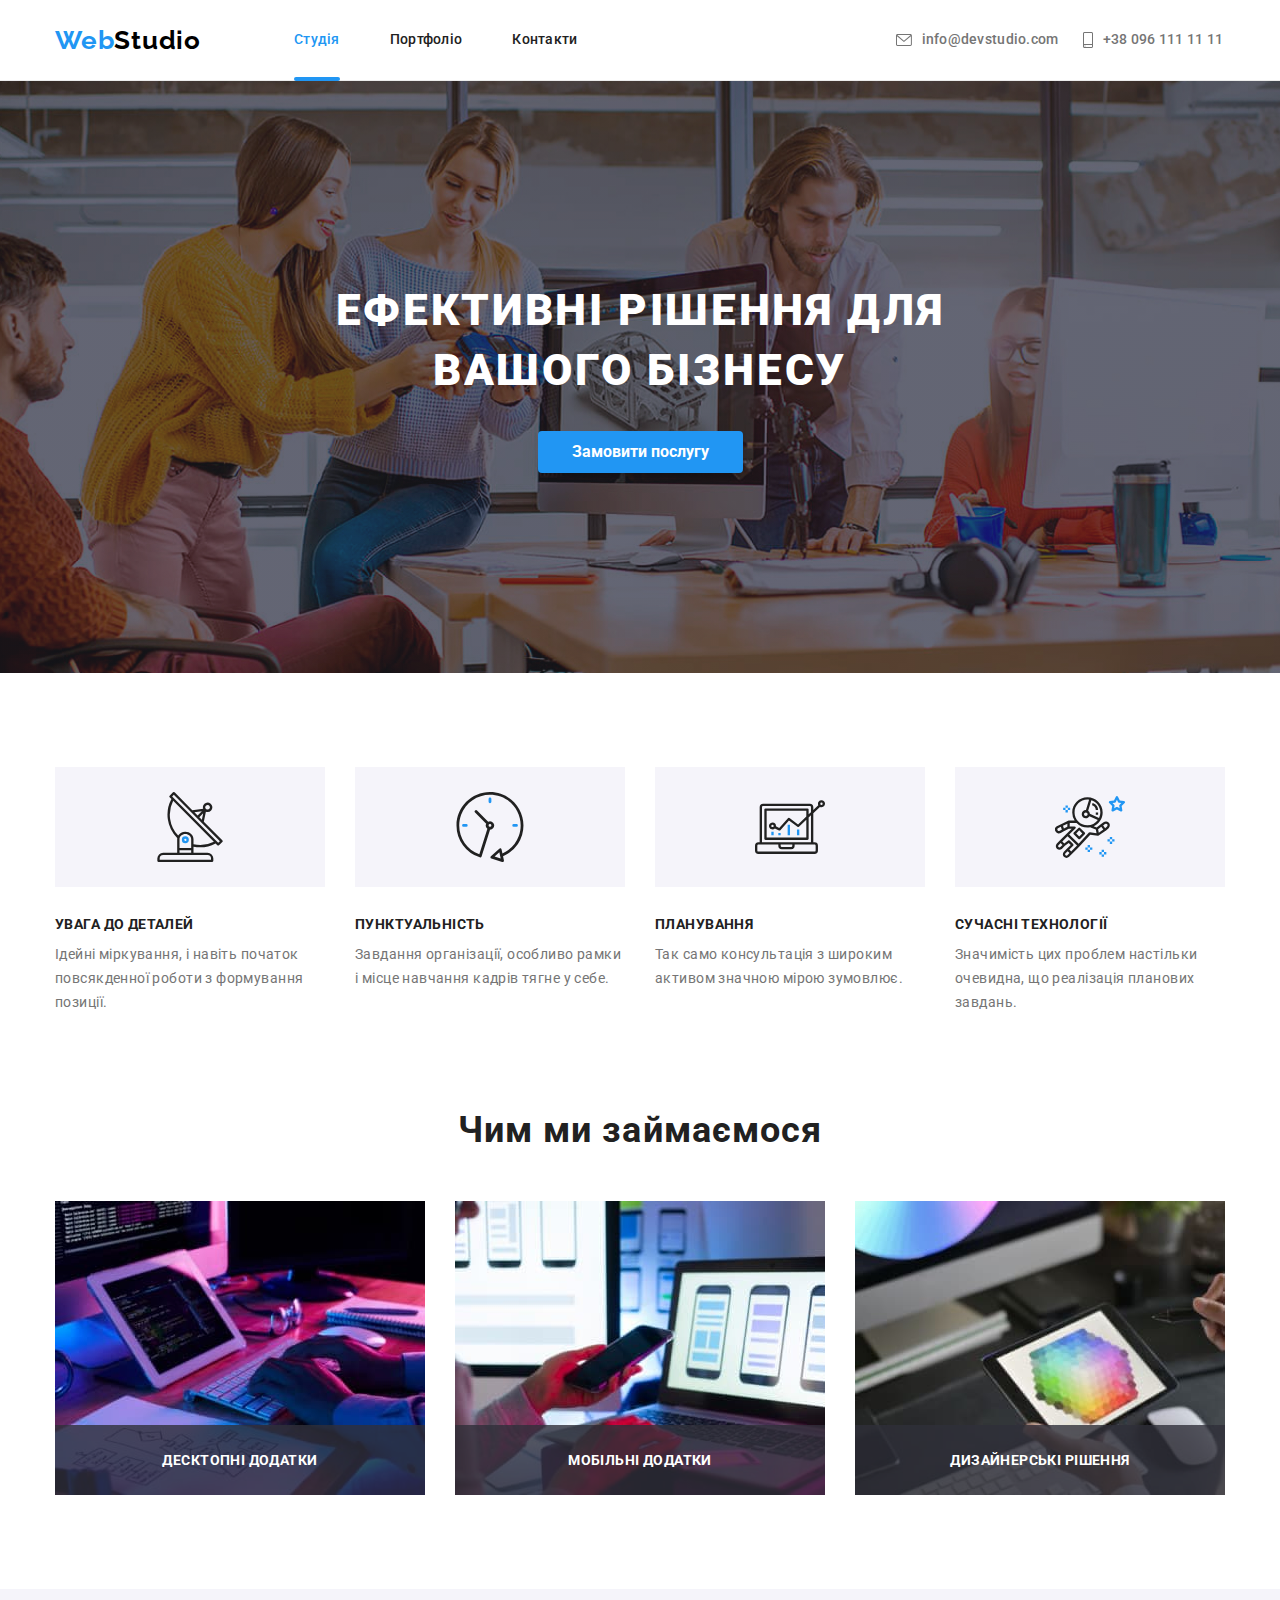
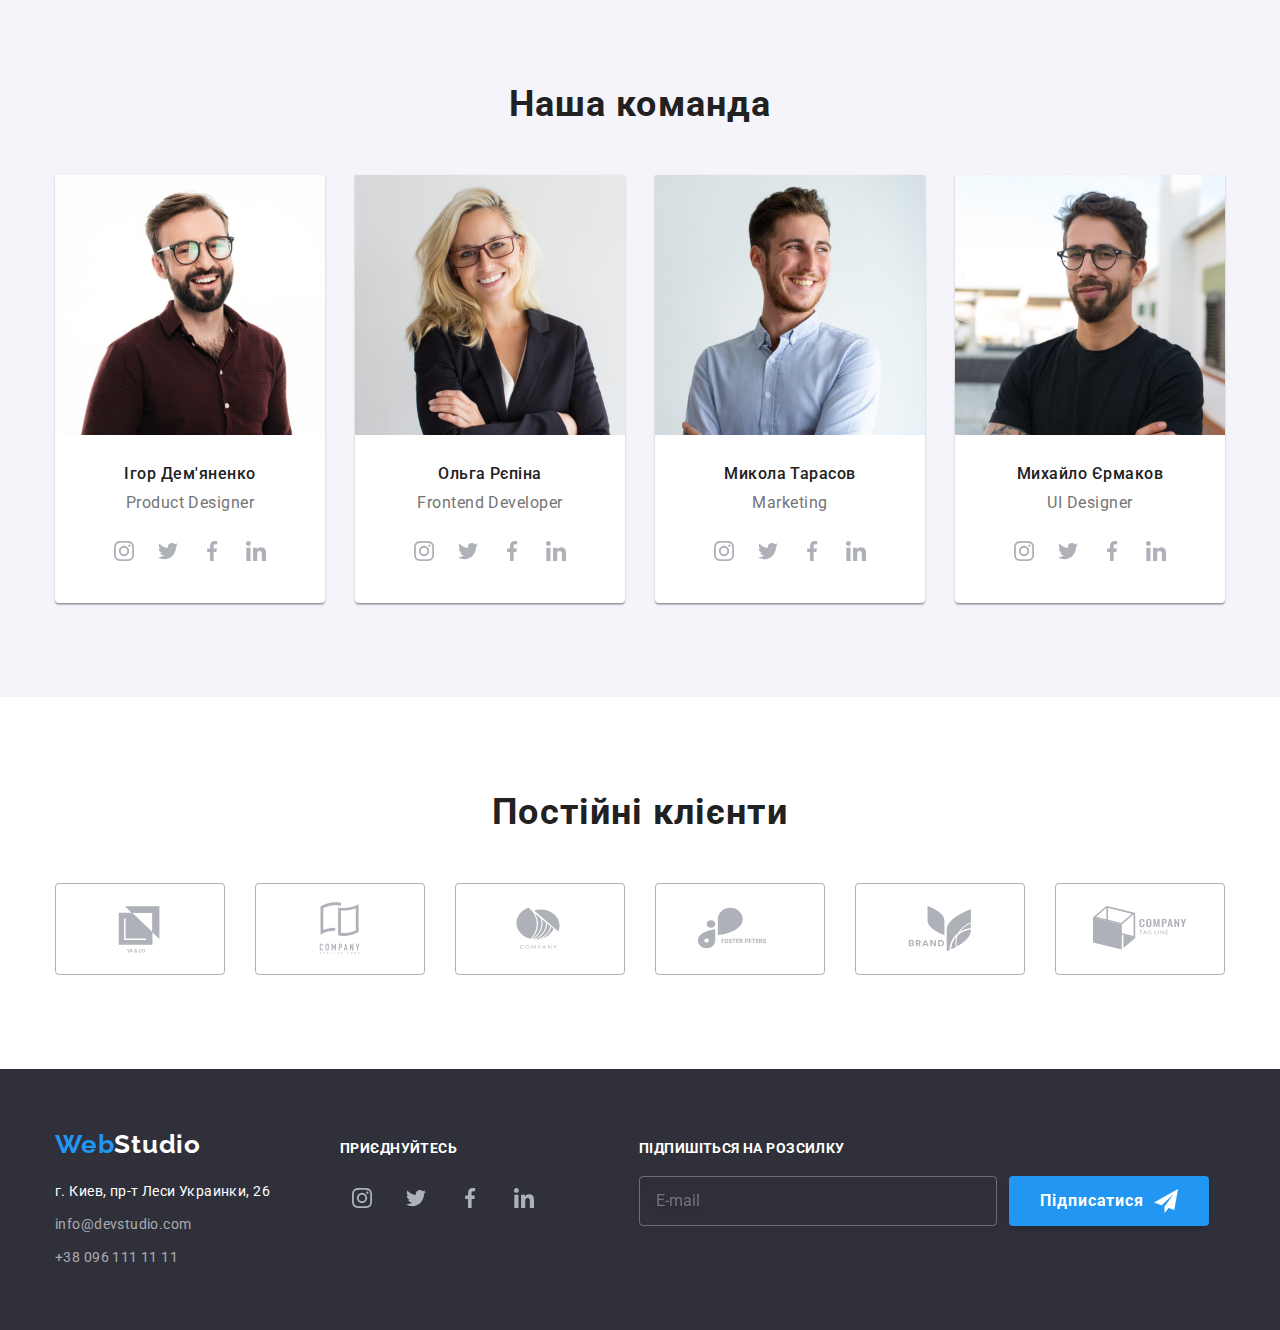
<file: index.html>
<!DOCTYPE html>
<html lang="uk">
  <head>
    <meta charset="UTF-8" />
    <meta http-equiv="X-UA-Compatible" content="IE=edge" />
    <meta name="viewport" content="width=device-width, initial-scale=1.0" />
    <title>WebStudio</title>
    <link
      href="https://fonts.googleapis.com/css2?family=Raleway:wght@700&family=Roboto:wght@400;500;700;900&display=swap"
      rel="stylesheet"
    />
    <link
      rel="stylesheet"
      href="https://cdnjs.cloudflare.com/ajax/libs/modern-normalize/1.1.0/modern-normalize.min.css"
    />
    <link rel="stylesheet" href="./css/main.min.css" />
  </head>
  <body>
    <header class="header">
      <div class="header-container container">
        <nav class="header-nav">
          <a href="" class="header-logo"
            ><span class="header-logo1">Web</span
            ><span class="header-logo2">Studio</span>
          </a>
          <ul class="header-nav-menu">
            <li class="header-nav-menu-li">
              <a class="header-studio link current" href="./index.html"
                >Студія</a
              >
            </li>
            <li class="header-nav-menu-li">
              <a class="header-porfolio link" href="./portfolio.html"
                >Портфоліо</a
              >
            </li>
            <li class="header-nav-menu-li">
              <a class="header-contacts link" href="">Контакти</a>
            </li>
          </ul>
        </nav>
        <ul class="header-nav-address-flex">
          <li class="header-nav-address-li1">
            <a class="header-email link" href="mailto:info@devstudio.com">
              <svg class="icons-header icon-mail" width="16" height="12">
                <use href="./images/icons.svg#icon-envelope"></use>
              </svg>
              info@devstudio.com
            </a>
          </li>
          <li class="header-nav-address-li2">
            <a class="header-tel link" href="tel:+380961111111">
              <svg class="icons-header icon-tel" width="10" height="16">
                <use href="./images/icons.svg#icon-smartphone"></use>
              </svg>
              +38 096 111 11 11</a
            >
          </li>
        </ul>
      </div>
    </header>
    <main>
      <section class="main-section">
        <div class="main-section-container container">
          <h1 class="main-section-title">
            Ефективні рішення для вашого бізнесу
          </h1>
          <button class="main-section-button" type="button" data-modal-open>
            Замовити послугу
          </button>
          <div class="backdrop is-hidden" data-modal>
            <div class="modal">
              <p class="before-modal-text">
                Залиште свої дані, ми вам передзвонимо
              </p>
              <form class="modal-form">
                <div class="form-group">
                  <label class="form-field" for="name">
                    <span class="form-field-text">Ім'я</span>
                    <input
                      class="form-label-input-name input"
                      type="text"
                      name="name"
                      id="name"
                      placeholder=" "
                    />
                    <svg class="form-label-icon" width="18" height="18">
                      <use
                        href="./images/icons.svg#icon-person-black-18dp-1"
                      ></use>
                    </svg>
                  </label>

                  <label class="form-field" for="phone">
                    <span class="form-field-text">Телефон</span>
                    <input
                      class="form-label-input-phone input"
                      type="text"
                      name="phone"
                      id="phone"
                      placeholder=" "
                    />
                    <svg class="form-label-icon" width="18" height="18">
                      <use
                        href="./images/icons.svg#icon-phone-black-18dp-1"
                      ></use>
                    </svg>
                  </label>

                  <label class="form-field" for="email-main">
                    <span class="form-field-text">Пошта</span>
                    <input
                      class="form-label-input-email input"
                      type="text"
                      name="email"
                      id="email-main"
                      placeholder=" "
                    />
                    <svg class="form-label-icon" width="18" height="18">
                      <use
                        href="./images/icons.svg#icon-email-black-18dp-1"
                      ></use>
                    </svg>
                  </label>

                  <label class="form-field" for="comment">
                    <span class="form-field-text">Коментар</span>
                    <textarea
                      class="form-comment-area textarea"
                      name="comment"
                      id="comment"
                      rows="5"
                      placeholder="Введіть текст"
                    ></textarea>
                  </label>

                  <label class="form-field form-field-option" for="policy">
                    <input
                      class="form-field-input"
                      type="checkbox"
                      name="policy"
                      value="policy"
                      id="policy"
                    />
                    <span class="form-field-checkbox"></span>
                    <span class="form-field-input-text"
                      >Погоджуюся з розсилкою та приймаю
                      <a class="field-input-link link" href=""
                        >Умови договору</a
                      >
                    </span>
                  </label>

                  <button class="form-btn" type="submit">Відправити</button>
                </div>
              </form>
              <button
                class="main-section-button-close"
                type="button"
                data-modal-close
              >
                <svg class="close-button-icon" width="18" height="18">
                  <use
                    href="./images/icons.svg#icon-close-black-18dp-2-1"
                  ></use>
                </svg>
              </button>
            </div>
          </div>
        </div>
      </section>
      <section class="products products--display">
        <ul class="products__list--container container">
          <li class="list__item list__item--display icon-antenna">
            <div class="list--container">
              <svg class="" width="70" height="70">
                <use href="./images/icons.svg#icon-antenna-1"></use>
              </svg>
            </div>
            <h3 class="list__title list__title--display antenna">
              увага до деталей
            </h3>
            <p class="list__text">
              Ідейні міркування, і навіть початок повсякденної роботи з
              формування позиції.
            </p>
          </li>
          <li class="list__item list__item--display icon-clock">
            <div class="list--container">
              <svg class="" width="70" height="70">
                <use href="./images/icons.svg#icon-clock-1"></use>
              </svg>
            </div>
            <h3 class="list__title list__title--display">пунктуальність</h3>
            <p class="list__text">
              Завдання організації, особливо рамки і місце навчання кадрів тягне
              у себе.
            </p>
          </li>
          <li class="list__item list__item--display icon-diagram">
            <div class="list--container">
              <svg class="" width="70" height="70">
                <use href="./images/icons.svg#icon-diagram-1"></use>
              </svg>
            </div>
            <h3 class="list__title list__title--display">планування</h3>
            <p class="list__text">
              Так само консультація з широким активом значною мірою зумовлює.
            </p>
          </li>
          <li class="list__item list__item--display icon-astronaut">
            <div class="list--container">
              <svg class="" width="70" height="70">
                <use href="./images/icons.svg#icon-astronaut-1"></use>
              </svg>
            </div>
            <h3 class="list__title list__title--display">сучасні технології</h3>
            <p class="list__text">
              Значимість цих проблем настільки очевидна, що реалізація планових
              завдань.
            </p>
          </li>
        </ul>
      </section>
      <section class="workabout workabout--display">
        <h2 class="title workabout__title--color">Чим ми займаємося</h2>
        <ul class="workabout__list--container container">
          <li class="workabout__item workabout__item--display">
            <img
              class=""
              src="./images/coding.jpg"
              alt="coding"
              width="370"
              height="294"
            />
            <div class="workabout__bcbox workabout__bcbox--display">
              <p class="workabout__text workabout__text--display">
                десктопні додатки
              </p>
            </div>
          </li>
          <li class="workabout__item workabout__item--display">
            <img
              class=""
              src="./images/mobile-and-laptop.jpg"
              alt="mobile-and-laptop"
              width="370"
              height="294"
            />
            <div class="workabout__bcbox workabout__bcbox--display">
              <p class="workabout__text workabout__text--display">
                мобільні додатки
              </p>
            </div>
          </li>
          <li class="workabout__item workabout__item--display">
            <img
              class=""
              src="./images/ipad.jpg"
              alt="ipad"
              width="370"
              height="294"
            />
            <div class="workabout__bcbox workabout__bcbox--display">
              <p class="workabout__text workabout__text--display">
                дизайнерські рішення
              </p>
            </div>
          </li>
        </ul>
      </section>
      <section class="team team--display">
        <div class="container">
          <h2 class="title team-title--display">Наша команда</h2>
          <ul class="team-list team-list--display">
            <li class="team-item team-item--display">
              <img
                class="team-item__img team-item__img--display"
                src="./images/product-designer-2.jpg"
                alt="foto-product-designer"
                width="270"
                height="260"
              />
              <h3 class="team-item__person team-item__person--display">
                Ігор Дем'яненко
              </h3>
              <p class="team-item__position team-item__position--display">
                Product Designer
              </p>
              <ul class="team-item-social-list team-item-social-list--display">
                <li class="team-item-social-list-icon">
                  <a
                    class="team-item-social-list-icon__link team-item-social-list-icon__link--display"
                    href=""
                  >
                    <svg
                      class="team__icons team__icons--display"
                      width="20"
                      height="20"
                    >
                      <use href="./images/icons.svg#icon-instagram-2"></use>
                    </svg>
                  </a>
                </li>
                <li class="team-item-social-list-icon">
                  <a
                    class="team-item-social-list-icon__link team-item-social-list-icon__link--display"
                    href=""
                    ><svg
                      class="team__icons team__icons--display"
                      width="20"
                      height="20"
                    >
                      <use href="./images/icons.svg#icon-twitter-1"></use>
                    </svg>
                  </a>
                </li>
                <li class="team-item-social-list-icon">
                  <a
                    class="team-item-social-list-icon__link team-item-social-list-icon__link--display"
                    href=""
                    ><svg
                      class="team__icons team__icons--display"
                      width="20"
                      height="20"
                    >
                      <use href="./images/icons.svg#icon-facebook-1"></use>
                    </svg>
                  </a>
                </li>
                <li class="team-item-social-list-icon">
                  <a
                    class="team-item-social-list-icon__link team-item-social-list-icon__link--display"
                    href=""
                  >
                    <svg
                      class="team__icons team__icons--display"
                      width="20"
                      height="20"
                    >
                      <use href="./images/icons.svg#icon-linkedin-1"></use>
                    </svg>
                  </a>
                </li>
              </ul>
            </li>
            <li class="team-item team-item--display">
              <img
                class="team-item__img team-item__img--display"
                src="./images/frontend-developer-2.jpg"
                alt="foto-frontend-developer"
                width="270"
                height="260"
              />
              <h3 class="team-item__person team-item__person--display">
                Ольга Рєпіна
              </h3>
              <p class="team-item__position team-item__position--display">
                Frontend Developer
              </p>
              <ul class="team-item-social-list team-item-social-list--display">
                <li class="team-item-social-list-icon">
                  <a
                    class="team-item-social-list-icon__link team-item-social-list-icon__link--display"
                    href=""
                  >
                    <svg
                      class="team__icons team__icons--display"
                      width="20"
                      height="20"
                    >
                      <use href="./images/icons.svg#icon-instagram-2"></use>
                    </svg>
                  </a>
                </li>
                <li class="team-item-social-list-icon">
                  <a
                    class="team-item-social-list-icon__link team-item-social-list-icon__link--display"
                    href=""
                    ><svg
                      class="team__icons team__icons--display"
                      width="20"
                      height="20"
                    >
                      <use href="./images/icons.svg#icon-twitter-1"></use>
                    </svg>
                  </a>
                </li>
                <li class="team-item-social-list-icon">
                  <a
                    class="team-item-social-list-icon__link team-item-social-list-icon__link--display"
                    href=""
                    ><svg
                      class="team__icons team__icons--display"
                      width="20"
                      height="20"
                    >
                      <use href="./images/icons.svg#icon-facebook-1"></use>
                    </svg>
                  </a>
                </li>
                <li class="team-item-social-list-icon">
                  <a
                    class="team-item-social-list-icon__link team-item-social-list-icon__link--display"
                    href=""
                    ><svg
                      class="team__icons team__icons--display"
                      width="20"
                      height="20"
                    >
                      <use href="./images/icons.svg#icon-linkedin-1"></use>
                    </svg>
                  </a>
                </li>
              </ul>
            </li>
            <li class="team-item team-item--display">
              <img
                class="team-item__img team-item__img--display"
                src="./images/marketing-2.jpg"
                alt="foto-marketing"
                width="270"
                height="260"
              />
              <h3 class="team-item__person team-item__person--display">
                Микола Тарасов
              </h3>
              <p class="team-item__position team-item__position--display">
                Marketing
              </p>
              <ul class="team-item-social-list team-item-social-list--display">
                <li class="team-item-social-list-icon">
                  <a
                    class="team-item-social-list-icon__link team-item-social-list-icon__link--display"
                    href=""
                  >
                    <svg
                      class="team__icons team__icons--display"
                      width="20"
                      height="20"
                    >
                      <use href="./images/icons.svg#icon-instagram-2"></use>
                    </svg>
                  </a>
                </li>
                <li class="team-item-social-list-icon">
                  <a
                    class="team-item-social-list-icon__link team-item-social-list-icon__link--display"
                    href=""
                    ><svg
                      class="team__icons team__icons--display"
                      width="20"
                      height="20"
                    >
                      <use href="./images/icons.svg#icon-twitter-1"></use>
                    </svg>
                  </a>
                </li>
                <li class="team-item-social-list-icon">
                  <a
                    class="team-item-social-list-icon__link team-item-social-list-icon__link--display"
                    href=""
                    ><svg
                      class="team__icons team__icons--display"
                      width="20"
                      height="20"
                    >
                      <use href="./images/icons.svg#icon-facebook-1"></use>
                    </svg>
                  </a>
                </li>
                <li class="team-item-social-list-icon">
                  <a
                    class="team-item-social-list-icon__link team-item-social-list-icon__link--display"
                    href=""
                    ><svg
                      class="team__icons team__icons--display"
                      width="20"
                      height="20"
                    >
                      <use href="./images/icons.svg#icon-linkedin-1"></use>
                    </svg>
                  </a>
                </li>
              </ul>
            </li>
            <li class="team-item team-item--display">
              <img
                class="team-item__img team-item__img--display"
                src="./images/ui-designer-2.jpg"
                alt="foto-ui-designer"
                width="270"
                height="260"
              />
              <h3 class="team-item__person team-item__person--display">
                Михайло Єрмаков
              </h3>
              <p class="team-item__position team-item__position--display">
                UI Designer
              </p>
              <ul class="team-item-social-list team-item-social-list--display">
                <li class="team-item-social-list-icon">
                  <a
                    class="team-item-social-list-icon__link team-item-social-list-icon__link--display"
                    href=""
                  >
                    <svg
                      class="team__icons team__icons--display"
                      width="20"
                      height="20"
                    >
                      <use href="./images/icons.svg#icon-instagram-2"></use>
                    </svg>
                  </a>
                </li>
                <li class="team-item-social-list-icon">
                  <a
                    class="team-item-social-list-icon__link team-item-social-list-icon__link--display"
                    href=""
                    ><svg
                      class="team__icons team__icons--display"
                      width="20"
                      height="20"
                    >
                      <use href="./images/icons.svg#icon-twitter-1"></use>
                    </svg>
                  </a>
                </li>
                <li class="team-item-social-list-icon">
                  <a
                    class="team-item-social-list-icon__link team-item-social-list-icon__link--display"
                    href=""
                    ><svg
                      class="team__icons team__icons--display"
                      width="20"
                      height="20"
                    >
                      <use href="./images/icons.svg#icon-facebook-1"></use>
                    </svg>
                  </a>
                </li>
                <li class="team-item-social-list-icon">
                  <a
                    class="team-item-social-list-icon__link team-item-social-list-icon__link--display"
                    href=""
                    ><svg
                      class="team__icons team__icons--display"
                      width="20"
                      height="20"
                    >
                      <use href="./images/icons.svg#icon-linkedin-1"></use>
                    </svg>
                  </a>
                </li>
              </ul>
            </li>
          </ul>
        </div>
      </section>
      <section class="clients--display">
        <div class="container">
          <h2 class="title clients-title--display">Постійні клієнти</h2>
          <ul class="clients-list clients-list--display">
            <li class="clients-item clients-item--display">
              <a class="clients-link clients-link--display" href="icons-link"
                ><svg
                  class="clients-icon clients-icon--display"
                  width="106"
                  height="60"
                >
                  <use href="./images/icons.svg#icon-logo-1"></use>
                </svg>
              </a>
            </li>
            <li class="clients-item clients-item--display">
              <a class="clients-link clients-link--display" href="icons-link"
                ><svg
                  class="clients-icon clients-icon--display"
                  width="106"
                  height="60"
                >
                  <use href="./images/icons.svg#icon-logo-2"></use>
                </svg>
              </a>
            </li>
            <li class="clients-item clients-item--display">
              <a class="clients-link clients-link--display" href="icons-link"
                ><svg
                  class="clients-icon clients-icon--display"
                  width="106"
                  height="60"
                >
                  <use href="./images/icons.svg#icon-logo-3"></use>
                </svg>
              </a>
            </li>
            <li class="clients-item clients-item--display">
              <a class="clients-link clients-link--display" href="icons-link"
                ><svg
                  class="clients-icon clients-icon--display"
                  width="106"
                  height="60"
                >
                  <use href="./images/icons.svg#icon-logo-4"></use>
                </svg>
              </a>
            </li>
            <li class="clients-item clients-item--display">
              <a class="clients-link clients-link--display" href="icons-link"
                ><svg
                  class="clients-icon clients-icon--display"
                  width="106"
                  height="60"
                >
                  <use href="./images/icons.svg#icon-logo-5"></use>
                </svg>
              </a>
            </li>
            <li class="clients-item clients-item--display">
              <a class="clients-link clients-link--display" href="icons-link"
                ><svg
                  class="clients-icon clients-icon--display"
                  width="106"
                  height="60"
                >
                  <use href="./images/icons.svg#icon-logo-6"></use>
                </svg>
              </a>
            </li>
          </ul>
        </div>
      </section>
    </main>
    <footer class="footer">
      <div class="footer-container container">
        <div>
          <a href="./index.html" class="footer-logo"
            ><span class="footer-logo1">Web</span
            ><span class="footer-logo2">Studio</span></a
          >
          <address class="footer-address-first">
            <ul class="footer-address-items">
              <li class="footer-address-li">
                <a
                  class="footer-address link"
                  href="https://goo.gl/maps/CPtrU1FHBa2aNyZL9"
                  target="_blank"
                  rel="noopener noreferrer nofollow"
                  >г. Киев, пр-т Леси Украинки, 26</a
                >
              </li>
              <li class="footer-address-li">
                <a class="footer-email link" href="mailto:info@devstudio.com"
                  >info@devstudio.com</a
                >
              </li>
              <li class="footer-address-li">
                <a class="footer-tel link" href="tel:+380961111111"
                  >+38 096 111 11 11</a
                >
              </li>
            </ul>
          </address>
        </div>
        <div class="footer-connecting-container">
          <p class="footer-connecting-title">приєднуйтесь</p>
          <ul class="footer-connecting-social-container">
            <li class="footer-connecting-team-item-social-list-icon">
              <a
                class="footer-connecting-team-item-social-list-icon__link team-item-social-list-icon__link--display"
                href=""
              >
                <svg
                  class="footer-connecting-team__icons team__icons--display footer-svg"
                  width="20"
                  height="20"
                >
                  <use href="./images/icons.svg#icon-instagram-2"></use>
                </svg>
              </a>
            </li>
            <li class="footer-connecting-team-item-social-list-icon">
              <a
                class="footer-connecting-team-item-social-list-icon__link team-item-social-list-icon__link--display"
                href=""
                ><svg
                  class="footer-connecting-team__icons team__icons--display footer-svg"
                  width="20"
                  height="20"
                >
                  <use href="./images/icons.svg#icon-twitter-1"></use>
                </svg>
              </a>
            </li>
            <li class="footer-connecting-team-item-social-list-icon">
              <a
                class="footer-connecting-team-item-social-list-icon__link team-item-social-list-icon__link--display"
                href=""
                ><svg
                  class="footer-connecting-team__icons team__icons--display footer-svg"
                  width="20"
                  height="20"
                >
                  <use href="./images/icons.svg#icon-facebook-1"></use>
                </svg>
              </a>
            </li>
            <li class="footer-connecting-team-item-social-list-icon">
              <a
                class="footer-connecting-team-item-social-list-icon__link team-item-social-list-icon__link--display"
                href=""
                ><svg
                  class="footer-connecting-team__icons team__icons--display footer-svg"
                  width="20"
                  height="20"
                >
                  <use href="./images/icons.svg#icon-linkedin-1"></use>
                </svg>
              </a>
            </li>
          </ul>
        </div>
        <form class="footer-form-email">
          <div class="footer-form-label-button">
            <div class="footer-form-label-input">
              <label class="footer-form-label" for="email-footer"
                >підпишіться на розсилку</label
              >
              <input
                class="footer-form-input"
                type="email"
                name="email"
                id="email-footer"
                placeholder="E-mail"
              />
            </div>

            <button class="footer-form-submit" type="submit">
              <span class="footer-form-submit-text">Підписатися</span>
              <svg class="footer-form-icon" width="24" height="24">
                <use href="./images/icons.svg#icon-icon-send"></use>
              </svg>
            </button>
          </div>
        </form>
      </div>
    </footer>
    <script src="./js/modal.js"></script>
  </body>
</html>
</file>
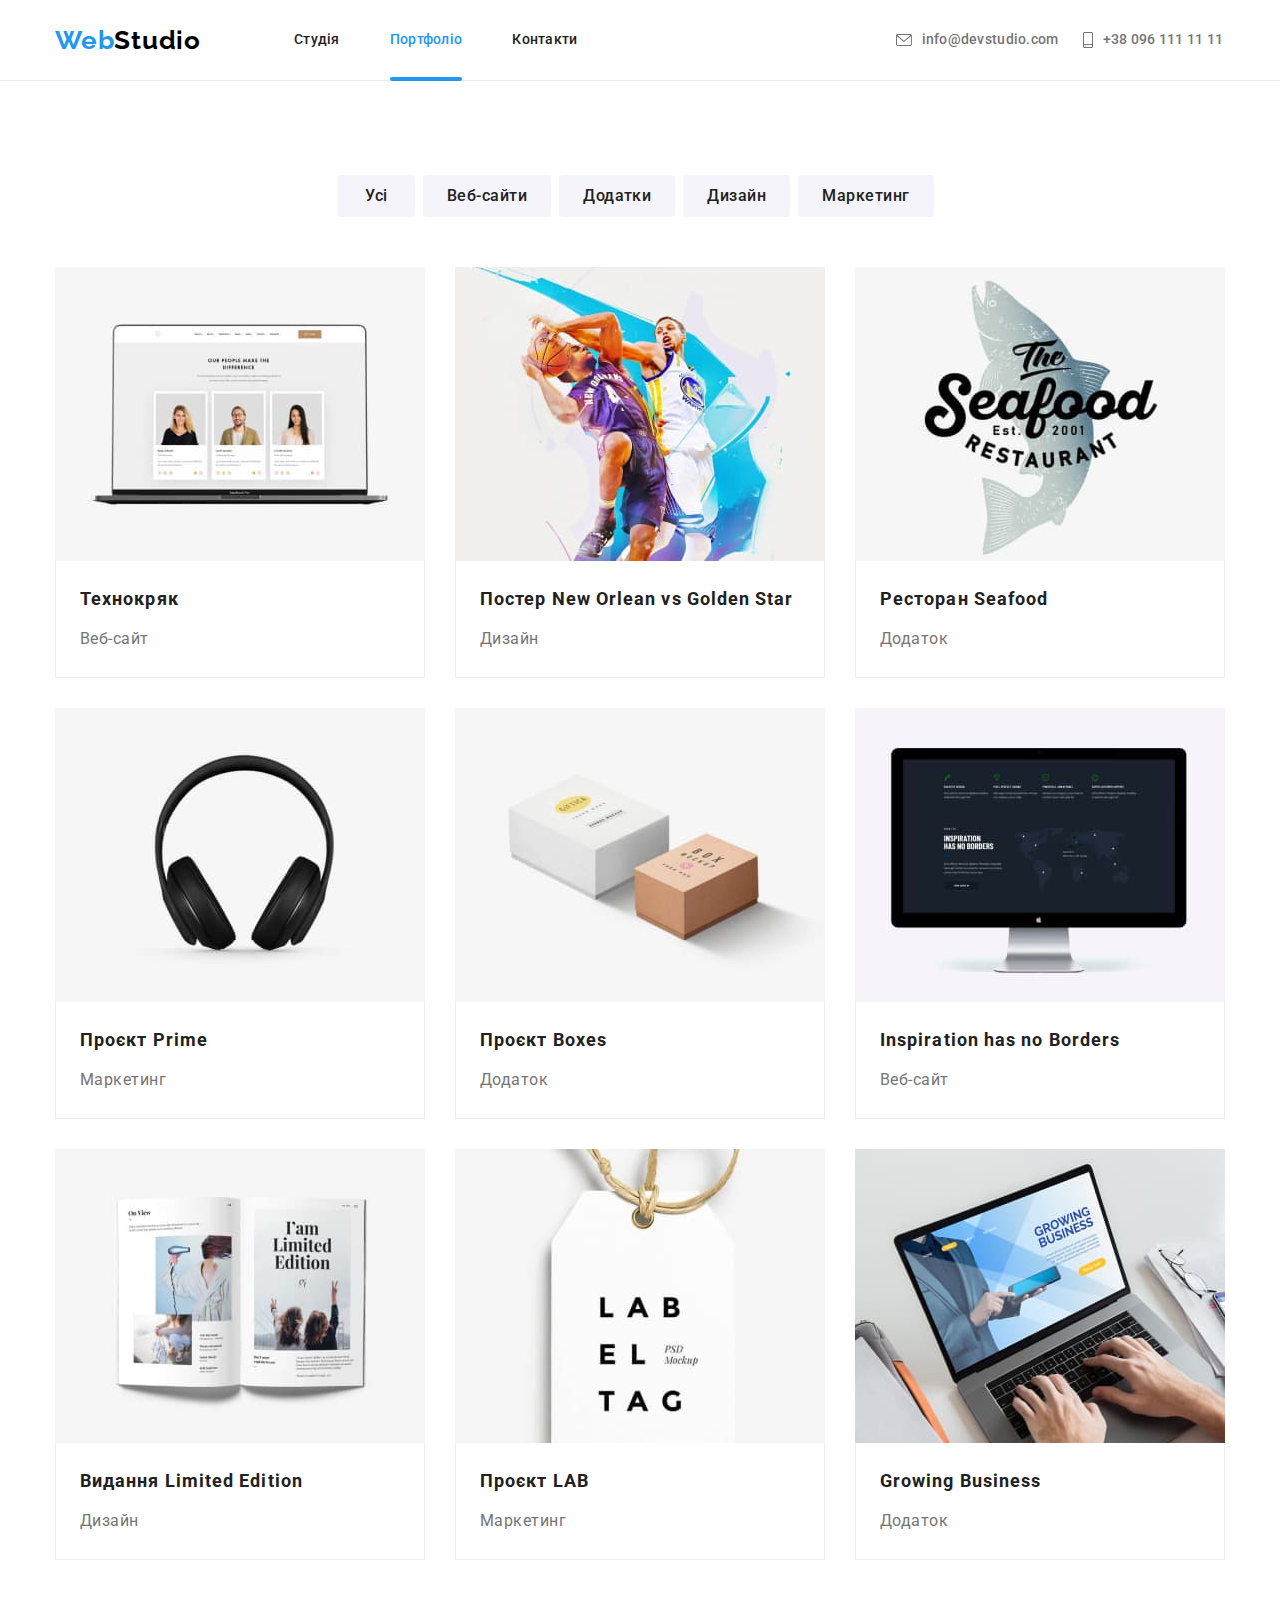
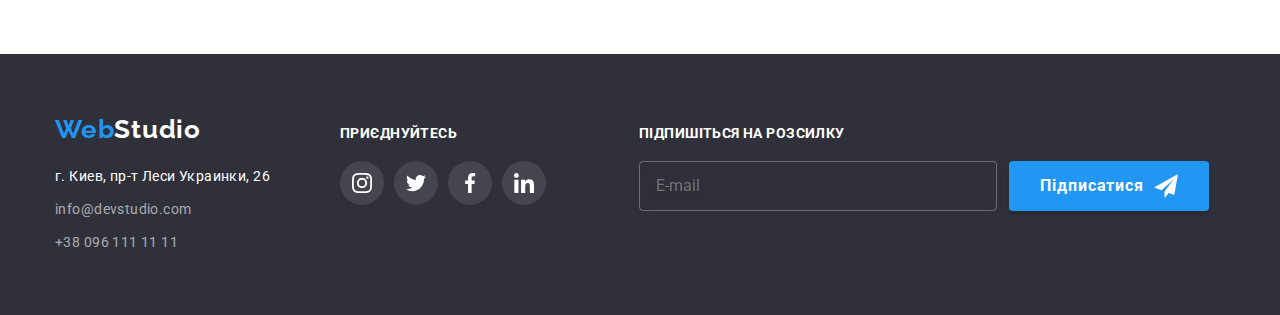
<file: portfolio.html>
<!DOCTYPE html>
<html lang="uk">
  <head>
    <meta charset="UTF-8" />
    <meta http-equiv="X-UA-Compatible" content="IE=edge" />
    <meta name="viewport" content="width=device-width, initial-scale=1.0" />
    <title>Portfolio</title>
    <link
      href="https://fonts.googleapis.com/css2?family=Raleway:wght@700&family=Roboto:wght@400;500;700;900&display=swap"
      rel="stylesheet"
    />
    <link
      rel="stylesheet"
      href="https://cdnjs.cloudflare.com/ajax/libs/modern-normalize/1.1.0/modern-normalize.min.css"
    />
    <link rel="stylesheet" href="./css/main.min.css" />
  </head>
  <body>
    <header class="header">
      <div class="header-container container">
        <nav class="header-nav">
          <a href="" class="header-logo"
            ><span class="header-logo1">Web</span
            ><span class="header-logo2">Studio</span>
          </a>
          <ul class="header-nav-menu">
            <li class="header-nav-menu-li">
              <a class="header-studio link" href="./index.html">Студія</a>
            </li>
            <li class="header-nav-menu-li">
              <a class="header-porfolio link current" href="./portfolio.html"
                >Портфоліо</a
              >
            </li>
            <li class="header-nav-menu-li">
              <a class="header-contacts link" href="">Контакти</a>
            </li>
          </ul>
        </nav>
        <ul class="header-nav-address-flex">
          <li class="header-nav-address-li1">
            <a class="header-email link" href="mailto:info@devstudio.com">
              <svg class="icons-header icon-mail" width="16" height="12">
                <use href="./images/icons.svg#icon-envelope"></use>
              </svg>
              info@devstudio.com
            </a>
          </li>
          <li class="header-nav-address-li2">
            <a class="header-tel link" href="tel:+380961111111">
              <svg class="icons-header icon-tel" width="10" height="16">
                <use href="./images/icons.svg#icon-smartphone"></use>
              </svg>
              +38 096 111 11 11</a
            >
          </li>
        </ul>
      </div>
    </header>
    <main class="portfolio">
      <section class="portfolio-section portfolio-section--display">
        <div class="container">
          <h1 class="portfolio-visually-hidden">Portfolio</h1>
          <!-- buttons -->
          <ul class="portfolio-btnlist portfolio-btnlist--display">
            <li>
              <button
                class="portfolio-btn portfolio-btn--display portfolio-button1"
                type="button"
              >
                Усі
              </button>
            </li>
            <li>
              <button
                class="portfolio-btn portfolio-btn--display portfolio-button2"
                type="button"
              >
                Веб-сайти
              </button>
            </li>
            <li>
              <button
                class="portfolio-btn portfolio-btn--display portfolio-button3"
                type="button"
              >
                Додатки
              </button>
            </li>
            <li>
              <button
                class="portfolio-btn portfolio-btn--display portfolio-button4"
                type="button"
              >
                Дизайн
              </button>
            </li>
            <li>
              <button
                class="portfolio-btn portfolio-btn--display portfolio-button5"
                type="button"
              >
                Маркетинг
              </button>
            </li>
          </ul>
          <!-- portfolio -->
          <ul class="main-portfolio">
            <li class="main-portfolio-containers">
              <a class="main-portfolio-link" href=""
                ><div class="portfolio-thumb">
                  <img
                    class="main-portfolio-img"
                    src="./images/img-port-1.jpg"
                    alt="img port 1.jpg"
                    width="370"
                    height="294"
                  />
                  <div class="overlay">
                    <p class="overlay-text">
                      Ресурс пропонує комплексні пропозиції з різним рівнем
                      функціоналу та сервісів. Все це дозволить відвідувачу
                      отримати вичерпні відомості про компанію чи приватну
                      особу.
                    </p>
                  </div>
                </div>
                <div class="main-portfolio-container-text">
                  <h2 class="main-portfolio-title main-portfolio-title1">
                    Технокряк
                  </h2>
                  <p
                    class="main-portfolio-description main-portfolio-description1"
                  >
                    Веб-сайт
                  </p>
                </div></a
              >
            </li>
            <li class="main-portfolio-containers">
              <a class="main-portfolio-link" href=""
                ><div class="portfolio-thumb">
                  <img
                    class="main-portfolio-img"
                    src="./images/img-port-2.jpg"
                    alt="img port 2.jpg"
                    width="370"
                    height="294"
                  />
                  <div class="overlay">
                    <p class="overlay-text">
                      Ресурс пропонує комплексні пропозиції з різним рівнем
                      функціоналу та сервісів. Все це дозволить відвідувачу
                      отримати вичерпні відомості про компанію чи приватну
                      особу.
                    </p>
                  </div>
                </div>
                <div class="main-portfolio-container-text">
                  <h2 class="main-portfolio-title main-portfolio-title2">
                    Постер New Orlean vs Golden Star
                  </h2>
                  <p
                    class="main-portfolio-description main-portfolio-description2"
                  >
                    Дизайн
                  </p>
                </div></a
              >
            </li>
            <li class="main-portfolio-containers">
              <a class="main-portfolio-link" href=""
                ><div class="portfolio-thumb">
                  <img
                    class="main-portfolio-img"
                    src="./images/img-port-3.jpg"
                    alt="img port 3.jpg"
                    width="370"
                    height="294"
                  />
                  <div class="overlay">
                    <p class="overlay-text">
                      Ресурс пропонує комплексні пропозиції з різним рівнем
                      функціоналу та сервісів. Все це дозволить відвідувачу
                      отримати вичерпні відомості про компанію чи приватну
                      особу.
                    </p>
                  </div>
                </div>
                <div class="main-portfolio-container-text">
                  <h2 class="main-portfolio-title main-portfolio-title3">
                    Ресторан Seafood
                  </h2>
                  <p
                    class="main-portfolio-description main-portfolio-description3"
                  >
                    Додаток
                  </p>
                </div></a
              >
            </li>
            <li class="main-portfolio-containers">
              <a class="main-portfolio-link" href=""
                ><div class="portfolio-thumb">
                  <img
                    class="main-portfolio-img"
                    src="./images/img-port-4.jpg"
                    alt="img port 4.jpg"
                    width="370"
                    height="294"
                  />
                  <div class="overlay">
                    <p class="overlay-text">
                      Ресурс пропонує комплексні пропозиції з різним рівнем
                      функціоналу та сервісів. Все це дозволить відвідувачу
                      отримати вичерпні відомості про компанію чи приватну
                      особу.
                    </p>
                  </div>
                </div>
                <div class="main-portfolio-container-text">
                  <h2 class="main-portfolio-title main-portfolio-title4">
                    Проєкт Prime
                  </h2>
                  <p
                    class="main-portfolio-description main-portfolio-description4"
                  >
                    Маркетинг
                  </p>
                </div></a
              >
            </li>
            <li class="main-portfolio-containers">
              <a class="main-portfolio-link" href=""
                ><div class="portfolio-thumb">
                  <img
                    class="main-portfolio-img"
                    src="./images/img-port-5.jpg"
                    alt="img port 5.jpg"
                    width="370"
                    height="294"
                  />
                  <div class="overlay">
                    <p class="overlay-text">
                      Ресурс пропонує комплексні пропозиції з різним рівнем
                      функціоналу та сервісів. Все це дозволить відвідувачу
                      отримати вичерпні відомості про компанію чи приватну
                      особу.
                    </p>
                  </div>
                </div>
                <div class="main-portfolio-container-text">
                  <h2 class="main-portfolio-title main-portfolio-title5">
                    Проєкт Boxes
                  </h2>
                  <p
                    class="main-portfolio-description main-portfolio-description5"
                  >
                    Додаток
                  </p>
                </div></a
              >
            </li>
            <li class="main-portfolio-containers">
              <a class="main-portfolio-link" href=""
                ><div class="portfolio-thumb">
                  <img
                    class="main-portfolio-img"
                    src="./images/img-port-6.jpg"
                    alt="img port 6.jpg"
                    width="370"
                    height="294"
                  />
                  <div class="overlay">
                    <p class="overlay-text">
                      Ресурс пропонує комплексні пропозиції з різним рівнем
                      функціоналу та сервісів. Все це дозволить відвідувачу
                      отримати вичерпні відомості про компанію чи приватну
                      особу.
                    </p>
                  </div>
                </div>
                <div class="main-portfolio-container-text">
                  <h2 class="main-portfolio-title main-portfolio-title6">
                    Inspiration has no Borders
                  </h2>
                  <p
                    class="main-portfolio-description main-portfolio-description6"
                  >
                    Веб-сайт
                  </p>
                </div></a
              >
            </li>
            <li class="main-portfolio-containers">
              <a class="main-portfolio-link" href="">
                <div class="portfolio-thumb">
                  <img
                    class="main-portfolio-img"
                    src="./images/img-port-7.jpg"
                    alt="img port 7.jpg"
                    width="370"
                    height="294"
                  />
                  <div class="overlay">
                    <p class="overlay-text">
                      Ресурс пропонує комплексні пропозиції з різним рівнем
                      функціоналу та сервісів. Все це дозволить відвідувачу
                      отримати вичерпні відомості про компанію чи приватну
                      особу.
                    </p>
                  </div>
                </div>
                <div class="main-portfolio-container-text">
                  <h2 class="main-portfolio-title main-portfolio-title7">
                    Видання Limited Edition
                  </h2>
                  <p
                    class="main-portfolio-description main-portfolio-description7"
                  >
                    Дизайн
                  </p>
                </div></a
              >
            </li>
            <li class="main-portfolio-containers">
              <a class="main-portfolio-link" href=""
                ><div class="portfolio-thumb">
                  <img
                    class="main-portfolio-img"
                    src="./images/img-port-8.jpg"
                    alt="img port 8.jpg"
                    width="370"
                    height="294"
                  />
                  <div class="overlay">
                    <p class="overlay-text">
                      Ресурс пропонує комплексні пропозиції з різним рівнем
                      функціоналу та сервісів. Все це дозволить відвідувачу
                      отримати вичерпні відомості про компанію чи приватну
                      особу.
                    </p>
                  </div>
                </div>
                <div class="main-portfolio-container-text">
                  <h2 class="main-portfolio-title main-portfolio-title8">
                    Проєкт LAB
                  </h2>
                  <p
                    class="main-portfolio-description main-portfolio-description8"
                  >
                    Маркетинг
                  </p>
                </div></a
              >
            </li>
            <li class="main-portfolio-containers">
              <a class="main-portfolio-link" href=""
                ><div class="portfolio-thumb">
                  <img
                    class="main-portfolio-img"
                    src="./images/img-port-9.jpg"
                    alt="img port 9.jpg"
                    width="370"
                    height="294"
                  />
                  <div class="overlay">
                    <p class="overlay-text">
                      Ресурс пропонує комплексні пропозиції з різним рівнем
                      функціоналу та сервісів. Все це дозволить відвідувачу
                      отримати вичерпні відомості про компанію чи приватну
                      особу.
                    </p>
                  </div>
                </div>
                <div class="main-portfolio-container-text">
                  <h2 class="main-portfolio-title main-portfolio-title9">
                    Growing Business
                  </h2>
                  <p
                    class="main-portfolio-description main-portfolio-description9"
                  >
                    Додаток
                  </p>
                </div></a
              >
            </li>
          </ul>
        </div>
      </section>
    </main>
    <footer class="footer">
      <div class="footer-container container">
        <div>
          <a href="./index.html" class="footer-logo"
            ><span class="footer-logo1">Web</span
            ><span class="footer-logo2">Studio</span></a
          >
          <address class="footer-address-first">
            <ul class="footer-address-items">
              <li class="footer-address-li">
                <a
                  class="footer-address link"
                  href="https://goo.gl/maps/CPtrU1FHBa2aNyZL9"
                  target="_blank"
                  rel="noopener noreferrer nofollow"
                  >г. Киев, пр-т Леси Украинки, 26</a
                >
              </li>
              <li class="footer-address-li">
                <a class="footer-email link" href="mailto:info@devstudio.com"
                  >info@devstudio.com</a
                >
              </li>
              <li class="footer-address-li">
                <a class="footer-tel link" href="tel:+380961111111"
                  >+38 096 111 11 11</a
                >
              </li>
            </ul>
          </address>
        </div>
        <div class="footer-connecting-container">
          <p class="footer-connecting-title">приєднуйтесь</p>
          <ul class="footer-connecting-social-container">
            <li class="footer-connecting-icons-social-li">
              <a class="footer-connecting-icons-social-link" href="">
                <svg
                  class="footer-connecting-icons-social-link-svg footer-svg"
                  width="20"
                  height="20"
                >
                  <use href="./images/icons.svg#icon-instagram-2"></use>
                </svg>
              </a>
            </li>
            <li class="footer-connecting-icons-social-li">
              <a class="footer-connecting-icons-social-link" href=""
                ><svg
                  class="footer-connecting-icons-social-link-svg footer-svg"
                  width="20"
                  height="20"
                >
                  <use href="./images/icons.svg#icon-twitter-1"></use>
                </svg>
              </a>
            </li>
            <li class="footer-connecting-icons-social-li">
              <a class="footer-connecting-icons-social-link" href=""
                ><svg
                  class="footer-connecting-icons-social-link-svg footer-svg"
                  width="20"
                  height="20"
                >
                  <use href="./images/icons.svg#icon-facebook-1"></use>
                </svg>
              </a>
            </li>
            <li class="footer-connecting-icons-social-li">
              <a class="footer-connecting-icons-social-link" href=""
                ><svg
                  class="footer-connecting-icons-social-link-svg footer-svg"
                  width="20"
                  height="20"
                >
                  <use href="./images/icons.svg#icon-linkedin-1"></use>
                </svg>
              </a>
            </li>
          </ul>
        </div>
        <form class="footer-form-email">
          <div class="footer-form-label-button">
            <div class="footer-form-label-input">
              <label class="footer-form-label" for="email-footer"
                >підпишіться на розсилку</label
              >
              <input
                class="footer-form-input"
                type="email"
                name="email"
                id="email-footer"
                placeholder="E-mail"
              />
            </div>

            <button class="footer-form-submit" type="submit">
              <span class="footer-form-submit-text">Підписатися</span>
              <svg class="footer-form-icon" width="24" height="24">
                <use href="./images/icons.svg#icon-icon-send"></use>
              </svg>
            </button>
          </div>
        </form>
      </div>
    </footer>
  </body>
</html>
</file>
<file: css/main.min.css>
:root{--text-color: #212121;--background-color-white: #ffffff;--hover-focus: #2196f3;--header-text-color: #212121;--header-logo-color1: #2196f3;--header-logo-color2: #000000;--main-section-background: #2f303a;--main-color: #757575;--footer-background-color: #2f303a;--footer-email-tel: rgba(255, 255, 255, 0.6);--team-background-color: #f5f4fa;--main-button-color: #188ce8;--trans-color: color 250ms cubic-bezier(0.4, 0, 0.2, 1);--trans-bc: background-color 250ms cubic-bezier(0.4, 0, 0.2, 1);--trans-fill: fill 250ms cubic-bezier(0.4, 0, 0.2, 1);--trans-transform: transform 250ms cubic-bezier(0.4, 0, 0.2, 1);--trans-outline-color: outline-color 250ms cubic-bezier(0.4, 0, 0.2, 1);--index-backdrop: 1000}.portfolio-visually-hidden{position:absolute;white-space:nowrap;width:1px;height:1px;overflow:hidden;border:0;padding:0;clip:rect(0 0 0 0);-webkit-clip-path:inset(50%);clip-path:inset(50%);margin:-1px}.backdrop.is-hidden{opacity:0;visibility:hidden;pointer-events:none;-webkit-transition:opacity 150ms linear,visibility 150ms linear;transition:opacity 150ms linear,visibility 150ms linear}.backdrop.is-hidden .modal{-webkit-transform:translateX(-50%) translateY(-75%);transform:translateX(-50%) translateY(-75%)}html{-webkit-box-sizing:border-box;box-sizing:border-box}* body{font-family:"Roboto",sans-serif;color:#757575;background-color:var(--background-color-white)}h1,h2,h3,h4,h5,h6,p{margin:0}ul{margin:0;padding:0;list-style:none}a{text-decoration:none}img{display:block;max-width:100%;height:auto}ul{list-style:none}.title{font-family:"Roboto";font-style:normal;font-weight:700;font-size:36px;line-height:42px;text-align:center;letter-spacing:.03em}*,*::before,*::after{-webkit-box-sizing:inherit;box-sizing:inherit}.link{text-decoration:none;-webkit-transition:var(--trans-color);transition:var(--trans-color)}.link:hover,.link:focus{color:var(--hover-focus)}.container{width:1200px;margin:0 auto;padding-left:15px;padding-right:15px}.header-container{display:-webkit-box;display:-ms-flexbox;display:flex}.footer-container{display:-webkit-box;display:-ms-flexbox;display:flex;-webkit-box-align:baseline;-ms-flex-align:baseline;align-items:baseline}.main-portfolio-containers{background-color:var(--background-color-white);width:370px;margin-right:30px;margin-bottom:30px}.workabout__list--container{display:-webkit-box;display:-ms-flexbox;display:flex;margin-top:50px}.main-section-button{font-family:"Roboto",sans-serif;background-color:var(--hover-focus);-webkit-box-shadow:0px 4px 4px rgba(0,0,0,.15);box-shadow:0px 4px 4px rgba(0,0,0,.15);color:var(--background-color-white);cursor:pointer;font-size:16px;font-weight:700;padding:10px 32px;border-radius:4px;border-color:rgba(0,0,0,0);margin:0 auto;display:block;-webkit-transition:var(--trans-bc);transition:var(--trans-bc)}.main-section-button:hover,.main-section-button:focus{background-color:var(--main-button-color);-webkit-box-shadow:0px 4px 4px rgba(0,0,0,.15);box-shadow:0px 4px 4px rgba(0,0,0,.15)}.main-section-button-close{width:30px;height:30px;cursor:pointer;background-color:rgba(0,0,0,0);padding:0;border-radius:50%;border:1px solid rgba(0,0,0,.1);display:-webkit-box;display:-ms-flexbox;display:flex;-webkit-box-align:center;-ms-flex-align:center;align-items:center;-webkit-box-pack:center;-ms-flex-pack:center;justify-content:center;position:absolute;top:8px;right:8px}.main-section-button-close:hover .close-button-icon,.main-section-button-close:focus .close-button-icon{fill:var(--hover-focus);-webkit-transition:var(--trans-fill);transition:var(--trans-fill)}.form-btn{font-family:"Roboto",sans-serif;background-color:var(--hover-focus);-webkit-box-shadow:0px 4px 4px rgba(0,0,0,.15);box-shadow:0px 4px 4px rgba(0,0,0,.15);color:var(--background-color-white);cursor:pointer;font-size:16px;font-weight:700;padding:10px 52px;border-radius:4px;border-color:rgba(0,0,0,0);margin:0 auto;display:block;-webkit-transition:var(--trans-bc);transition:var(--trans-bc)}.form-btn:hover,.form-btn:focus{background-color:var(--main-button-color);-webkit-transition:var(--trans-bc);transition:var(--trans-bc)}.footer-form-submit{margin-left:12px;width:200px;background:#2196f3;-webkit-box-shadow:0px 4px 4px rgba(0,0,0,.15);box-shadow:0px 4px 4px rgba(0,0,0,.15);border-radius:4px;display:-webkit-box;display:-ms-flexbox;display:flex;-webkit-box-align:center;-ms-flex-align:center;align-items:center;-webkit-box-pack:center;-ms-flex-pack:center;justify-content:center;height:50px;border:none}.footer-form-submit:hover,.footer-form-submit:focus{background-color:var(--main-button-color);-webkit-box-shadow:0px 4px 4px rgba(0,0,0,.15);box-shadow:0px 4px 4px rgba(0,0,0,.15)}.portfolio-section--display{padding-top:94px;padding-bottom:94px}.portfolio-btnlist--display{display:-webkit-box;display:-ms-flexbox;display:flex;-webkit-box-pack:center;-ms-flex-pack:center;justify-content:center;margin-bottom:50px}.portfolio-btn{font-family:"Roboto",sans-serif;cursor:pointer;font-family:inherit;font-weight:500;font-size:16px;line-height:1.62;text-align:center;letter-spacing:.03em;border-radius:4px;border-color:rgba(0,0,0,0)}.portfolio-btn--display{background-color:var(--background-color-white);color:var(--text-color);background-color:#f5f4fa;-webkit-transition:var(--trans-bc);transition:var(--trans-bc)}.portfolio-btn--display:hover,.portfolio-btn--display:focus{background-color:var(--hover-focus);color:var(--background-color-white);-webkit-box-shadow:0px 3px 1px rgba(0,0,0,.1),0px 1px 2px rgba(0,0,0,.08),0px 2px 2px rgba(0,0,0,.12);box-shadow:0px 3px 1px rgba(0,0,0,.1),0px 1px 2px rgba(0,0,0,.08),0px 2px 2px rgba(0,0,0,.12)}.portfolio-button1{padding:6px 25px;margin-right:8px}.portfolio-btn:not(:first-child){padding:6px 22px;margin-right:8px}.portfolio-button2,.portfolio-button3,.portfolio-button4,.portfolio-button5{padding:6px 22px;margin-right:8px}.header{border-bottom:1px solid #ececec}.header-nav{display:-webkit-box;display:-ms-flexbox;display:flex}.header-nav-menu{display:-webkit-box;display:-ms-flexbox;display:flex;margin-left:93px}.header-nav-menu-li:not(:first-child){margin-left:50px}.header-studio{font-family:"Roboto",sans-serif;font-weight:500;font-size:14px;line-height:1.14;letter-spacing:.02em;color:var(--header-text-color);display:block;padding-top:32px;padding-bottom:32px;position:relative}.header-porfolio{font-family:"Roboto",sans-serif;font-weight:500;font-size:14px;line-height:1.14;letter-spacing:.02em;color:var(--header-text-color);display:block;padding-top:32px;padding-bottom:32px;position:relative}.header-contacts{font-family:"Roboto",sans-serif;font-weight:500;font-size:14px;line-height:1.14;letter-spacing:.02em;color:var(--header-text-color);display:block;padding-top:32px;padding-bottom:32px;position:relative}.header-nav-address-flex{display:-webkit-box;display:-ms-flexbox;display:flex;margin-left:318px;-webkit-box-align:center;-ms-flex-align:center;align-items:center}.header-nav-address-li2{margin-left:24px}.header-email{font-family:"Roboto",sans-serif;font-weight:500;font-size:14px;line-height:1.14;letter-spacing:.02em;color:var(--main-color);display:block}.header-email,.header-tel{display:-webkit-box;display:-ms-flexbox;display:flex;-webkit-box-align:center;-ms-flex-align:center;align-items:center;-webkit-box-pack:center;-ms-flex-pack:center;justify-content:center}.icons-header{fill:#757575}.icon-mail{margin-right:10px}.icon-tel{margin-right:10px}.header-tel{font-family:"Roboto",sans-serif;font-weight:500;font-size:14px;line-height:1.14;letter-spacing:.02em;color:var(--main-color);display:-webkit-box;display:-ms-flexbox;display:flex}.header-nav-address-li1:hover .icon-mail,.header-nav-address-li1:focus .icon-mail,.header-nav-address-li2:hover .icon-tel,.header-nav-address-li2:focus .icon-tel{fill:currentColor}.icon-mail,.icon-tel{-webkit-transition:var(--trans-fill);transition:var(--trans-fill)}.header-logo{font-family:"Raleway";font-style:normal;font-weight:700;font-size:26px;line-height:1.19;letter-spacing:.03em;text-decoration:none;display:-webkit-box;display:-ms-flexbox;display:flex;-webkit-box-align:center;-ms-flex-align:center;align-items:center}.header-logo1{color:var(--header-logo-color1)}.header-logo2{color:var(--header-logo-color2)}.footer-logo{font-family:"Raleway";font-style:normal;font-weight:700;font-size:26px;line-height:1.19;letter-spacing:.03em;text-decoration:none;display:inline-block;margin-bottom:20px}.footer-logo1{color:var(--header-logo-color1)}.footer-logo2{color:var(--background-color-white)}.header-studio.current{color:#2196f3}.header-studio.current::after{content:"";position:absolute;bottom:-1px;left:0;display:block;width:100%;height:4px;border-radius:2px;background-color:#2196f3}.header-porfolio.current{color:#2196f3}.header-porfolio.current::after{content:"";position:absolute;bottom:-1px;left:0;display:block;width:100%;height:4px;border-radius:2px;background-color:#2196f3}.header-contacts.current{color:#2196f3}.header-contacts.current::after{content:"";position:absolute;bottom:-1px;left:0;display:block;width:100%;height:4px;border-radius:2px;background-color:#2196f3}.modal{width:528px;height:581px;border-radius:4px;-webkit-box-shadow:0px 1px 3px rgba(0,0,0,.12),0px 1px 1px rgba(0,0,0,.14),0px 2px 1px rgba(0,0,0,.2);box-shadow:0px 1px 3px rgba(0,0,0,.12),0px 1px 1px rgba(0,0,0,.14),0px 2px 1px rgba(0,0,0,.2);background-color:#fff;position:absolute;top:50%;left:50%;-webkit-transform:translateX(-50%) translateY(-50%);transform:translateX(-50%) translateY(-50%);-webkit-transition:-webkit-transform 300ms ease-in-out;transition:-webkit-transform 300ms ease-in-out;transition:transform 300ms ease-in-out;transition:transform 300ms ease-in-out, -webkit-transform 300ms ease-in-out}.before-modal-text{font-style:normal;font-weight:700;font-size:20px;line-height:23px;text-align:center;letter-spacing:.03em;color:#212121;margin-top:40px;margin-bottom:12px}.form-group{margin-left:40px;margin-right:40px}.form-field{display:-webkit-box;display:-ms-flexbox;display:flex;-webkit-box-orient:vertical;-webkit-box-direction:normal;-ms-flex-direction:column;flex-direction:column;position:relative;margin-bottom:10px}.form-field-text{font-style:normal;font-weight:400;font-size:12px;line-height:14px;letter-spacing:.01em;color:#757575;margin-bottom:4px}.form-label-input-name,.form-label-input-phone,.form-label-input-email,.form-label-input-checkbox{width:100%;height:40px;border:1px solid rgba(33,33,33,.2);border-radius:4px;padding-left:42px}.form-label-icon{position:absolute;bottom:11px;left:12px}.form-label-input-name:not(:-moz-placeholder-shown)+.form-label-icon, .form-label-input-phone:not(:-moz-placeholder-shown)+.form-label-icon, .form-label-input-email:not(:-moz-placeholder-shown)+.form-label-icon{fill:var(--hover-focus);-moz-transition:var(--trans-fill);transition:var(--trans-fill)}.form-label-input-name:not(:-ms-input-placeholder)+.form-label-icon, .form-label-input-phone:not(:-ms-input-placeholder)+.form-label-icon, .form-label-input-email:not(:-ms-input-placeholder)+.form-label-icon{fill:var(--hover-focus);-ms-transition:var(--trans-fill);transition:var(--trans-fill)}.form-label-input-name:not(:placeholder-shown)+.form-label-icon,.form-label-input-phone:not(:placeholder-shown)+.form-label-icon,.form-label-input-email:not(:placeholder-shown)+.form-label-icon{fill:var(--hover-focus);-webkit-transition:var(--trans-fill);transition:var(--trans-fill)}.form-field:hover .form-label-icon,.form-field:focus-within .form-label-icon{fill:var(--hover-focus);-webkit-transition:var(--trans-fill);transition:var(--trans-fill)}.form-field:hover .input,.form-field:hover .textarea{border:1px solid var(--hover-focus)}.form-field:focus-within .input,.form-field:focus-within .textarea{outline-color:var(--hover-focus);-webkit-transition:var(--trans-outline-color);transition:var(--trans-outline-color)}.form-comment-text{font-style:normal;font-weight:400;font-size:12px;line-height:14px;letter-spacing:.01em;color:#757575}.form-comment-area{font-style:normal;font-weight:400;height:120px;font-size:12px;line-height:14px;letter-spacing:.01em;color:rgba(117,117,117,.5);padding:12px 16px;resize:none;border:1px solid rgba(33,33,33,.2);border-radius:4px}.form-field-option{display:-webkit-box;display:-ms-flexbox;display:flex;-webkit-box-align:center;-ms-flex-align:center;align-items:center;-webkit-box-pack:center;-ms-flex-pack:center;justify-content:center;-webkit-box-orient:horizontal;-webkit-box-direction:normal;-ms-flex-direction:row;flex-direction:row;margin-top:10px;margin-bottom:30px;position:relative}.form-field-input{position:absolute;width:1px;height:1px;margin:-1px;border:0;padding:0;clip:rect(0, 0, 0, 0);overflow:hidden}.form-field-checkbox{position:absolute;background-image:url(../images/icon-notchecked.svg);background-repeat:no-repeat;width:16px;height:15px;top:5px;left:13px;background-size:contain}.form-field-input:checked+.form-field-checkbox{background-image:url(../images/icon-checked.svg);background-color:var(--hover-focus);border-radius:2px}.form-field-input-text{font-style:normal;font-weight:400;font-size:14px;line-height:24px;letter-spacing:.03em;color:#757575;margin-left:8px}.field-input-link{font-style:normal;font-weight:400;font-size:14px;line-height:24px;letter-spacing:.03em;color:#2196f3}.form-field-input-text>.field-input-link{text-decoration:underline}.backdrop{position:fixed;top:0;left:0;width:100%;height:100%;background-color:rgba(0,0,0,.3);z-index:var(--index-backdrop)}.footer{background-color:var(--footer-background-color);padding-top:60px;padding-bottom:60px}.footer-address,.footer-email,.footer-tel{font-family:"Roboto",sans-serif;font-weight:400;font-size:14px;line-height:1.71;letter-spacing:.03em;font-style:normal}.footer-address-li:not(:last-child){margin-bottom:9px}.footer-address{color:var(--background-color-white)}.footer-email,.footer-tel{color:var(--footer-email-tel)}.footer-form-email{margin-left:93px}.footer-form-label-button{display:-webkit-box;display:-ms-flexbox;display:flex;-webkit-box-align:end;-ms-flex-align:end;align-items:flex-end}.footer-form-label-input{display:-webkit-box;display:-ms-flexbox;display:flex;-webkit-box-orient:vertical;-webkit-box-direction:normal;-ms-flex-direction:column;flex-direction:column}.footer-form-label{color:#fff;font-style:normal;font-weight:700;font-size:14px;line-height:16px;letter-spacing:.03em;text-transform:uppercase;margin-bottom:20px}.footer-form-input{background-color:rgba(0,0,0,0);border:1px solid rgba(255,255,255,.3);-webkit-filter:drop-shadow(0px 4px 4px rgba(0, 0, 0, 0.15));filter:drop-shadow(0px 4px 4px rgba(0, 0, 0, 0.15));border-radius:4px;padding:15px 16px;width:358px;color:rgba(255,255,255,.6)}.footer-form-submit-text{color:#fff;margin-right:10px;font-style:normal;font-weight:700;font-size:16px;line-height:30px;display:-webkit-box;display:-ms-flexbox;display:flex;letter-spacing:.06em}.footer-form-icon{fill:#fff}.footer-connecting-container{margin-left:70px}.footer-connecting-title{text-transform:uppercase;font-family:"Roboto";font-style:normal;font-weight:700;font-size:14px;line-height:16px;letter-spacing:.03em;text-transform:uppercase;color:#fff;margin-bottom:20px}.footer-connecting-social-container{display:-webkit-box;display:-ms-flexbox;display:flex;gap:10px;-webkit-box-align:center;-ms-flex-align:center;align-items:center;-webkit-box-pack:center;-ms-flex-pack:center;justify-content:center}.footer-connecting-icons-social-li{height:44px;width:44px}.footer-connecting-icons-social-link{width:44px;height:44px;background-color:rgba(255,255,255,.1);border-radius:50%;display:-webkit-box;display:-ms-flexbox;display:flex;-webkit-box-align:center;-ms-flex-align:center;align-items:center;-webkit-box-pack:center;-ms-flex-pack:center;justify-content:center;-webkit-transition:var(--trans-bc);transition:var(--trans-bc)}.footer-connecting-icons-social-link:hover,.footer-connecting-icons-social-link:focus{background-color:#2196f3}.footer-svg{fill:#fff}.team-item-social-list--display{display:-webkit-box;display:-ms-flexbox;display:flex;-webkit-box-align:center;-ms-flex-align:center;align-items:center;-webkit-box-pack:center;-ms-flex-pack:center;justify-content:center;margin-bottom:30px}.team-item-social-list--display:not(:last-child){margin-right:10px}.team-item-social-list-icon__link--display{display:-webkit-box;display:-ms-flexbox;display:flex;width:44px;height:44px;-webkit-box-align:center;-ms-flex-align:center;align-items:center;-webkit-box-pack:center;-ms-flex-pack:center;justify-content:center;border-radius:50%;-webkit-transition:var(--trans-bc);transition:var(--trans-bc)}.team-item-social-list-icon__link--display:hover,.team-item-social-list-icon__link--display:focus{background-color:#2196f3}.team-item-social-list-icon__link--display:hover .team__icons--display,.team-item-social-list-icon__link--display:focus .team__icons--display{fill:#fff}.team__icons--display{fill:#afb1b8}.clients--display{padding-top:94px;padding-bottom:94px;max-width:1600px;margin:0 auto}.clients-title--display{color:#212121;margin-bottom:50px}.clients-list--display{display:-webkit-box;display:-ms-flexbox;display:flex;-webkit-box-align:center;-ms-flex-align:center;align-items:center;-webkit-box-pack:center;-ms-flex-pack:center;justify-content:center;gap:30px;height:92px}.clients-item--display{height:92px}.clients-link{border:1px solid #afb1b8;border-radius:4px}.clients-link:hover,.clients-link:focus{border:1px solid #2196f3}.clients-link--display{width:170px;height:92px;display:-webkit-box;display:-ms-flexbox;display:flex;-webkit-box-align:center;-ms-flex-align:center;align-items:center;-webkit-box-pack:center;-ms-flex-pack:center;justify-content:center}.clients-link .clients-icon--display{-webkit-transition:var(--trans-fill);transition:var(--trans-fill)}.clients-link:hover .clients-icon--display,.clients-link:focus .clients-icon--display{fill:#2196f3}.clients-icon--display{width:106px;height:60px;fill:#afb1b8}.team--display{background-color:var(--team-background-color);padding-top:94px;padding-bottom:94px}.team-title--display{color:var(--text-color);margin-bottom:50px}.team-list--display{display:-webkit-box;display:-ms-flexbox;display:flex}.team-item{-webkit-box-shadow:0px 1px 3px rgba(0,0,0,.12),0px 1px 1px rgba(0,0,0,.14),0px 2px 1px rgba(0,0,0,.2);box-shadow:0px 1px 3px rgba(0,0,0,.12),0px 1px 1px rgba(0,0,0,.14),0px 2px 1px rgba(0,0,0,.2);border-radius:0px 0px 4px 4px}.team-item--display{background-color:var(--background-color-white);width:270px;height:428px}.team-item--display:not(:first-child){margin-left:30px}.team-item__img--display{margin-bottom:30px}.team-item__person{font-weight:500;font-size:16px;line-height:1.18;letter-spacing:.03em}.team-item__person--display{color:var(--text-color);display:-webkit-box;display:-ms-flexbox;display:flex;-webkit-box-pack:center;-ms-flex-pack:center;justify-content:center;margin-bottom:10px}.team-item__position{font-weight:400;font-size:16px;line-height:1.18;letter-spacing:.03em}.team-item__position--display{display:-webkit-box;display:-ms-flexbox;display:flex;-webkit-box-pack:center;-ms-flex-pack:center;justify-content:center;margin:0 auto;margin-bottom:16px}.main-portfolio{display:-webkit-box;display:-ms-flexbox;display:flex;-ms-flex-wrap:wrap;flex-wrap:wrap}.main-portfolio-containers:nth-child(3n){margin-right:0px}.main-portfolio-containers:nth-child(n+7){margin-bottom:0px}.main-portfolio-link{display:block}.main-portfolio-link:hover,.main-portfolio-link:focus{-webkit-box-shadow:0px 1px 1px rgba(0,0,0,.12),0px 4px 4px rgba(0,0,0,.06),1px 4px 6px rgba(0,0,0,.16);box-shadow:0px 1px 1px rgba(0,0,0,.12),0px 4px 4px rgba(0,0,0,.06),1px 4px 6px rgba(0,0,0,.16)}.portfolio-thumb{position:relative;overflow:hidden}.overlay{position:absolute;top:0;left:0;display:-webkit-box;display:-ms-flexbox;display:flex;-webkit-box-align:center;-ms-flex-align:center;align-items:center;width:100%;height:100%;background-color:rgba(33,150,243,.9);-webkit-transform:translateY(101%);transform:translateY(101%);-webkit-transition:var(--trans-timing);transition:var(--trans-timing)}.overlay-text{padding:63px 24px;font-style:normal;font-weight:400;font-size:18px;line-height:28px;letter-spacing:.03em;color:#fff}.main-portfolio-link .overlay{-webkit-transition:var(--trans-transform);transition:var(--trans-transform)}.main-portfolio-link:hover .overlay,.main-portfolio-link:focus .overlay{-webkit-transform:translateY(0);transform:translateY(0)}.main-portfolio-container-text{border:1px solid #eee;border-top:none;padding:20px 24px}.main-portfolio-title{font-family:"Roboto",sans-serif;font-weight:700;font-size:18px;line-height:2;letter-spacing:.06em;color:var(--text-color);margin-bottom:4px}.main-portfolio-description{font-family:"Roboto",sans-serif;font-weight:400;font-size:16px;line-height:2.25;letter-spacing:.03em;color:#757575}.workabout--display{padding-bottom:94px}.workabout__title--color{color:var(--text-color)}.workabout__item--display{position:relative}.workabout__item--display:not(:first-child){margin-left:30px}.workabout__bcbox--display{display:-webkit-box;display:-ms-flexbox;display:flex;-webkit-box-align:center;-ms-flex-align:center;align-items:center;-webkit-box-pack:center;-ms-flex-pack:center;justify-content:center;width:100%;height:70px;background:rgba(47,48,58,.8);position:absolute;bottom:0;left:0}.workabout__text{font-style:normal;font-weight:700;font-size:14px;line-height:16px;text-align:center;letter-spacing:.03em;text-transform:uppercase}.workabout__text--display{color:#fff}.products--display{padding-top:94px;padding-bottom:94px}.products__list--container{display:-webkit-box;display:-ms-flexbox;display:flex}.list__item--display{width:270px}.list__item--display:not(:first-child){margin-left:30px}.list--container{height:120px;background-color:#f5f4fa;margin-bottom:30px;display:-webkit-box;display:-ms-flexbox;display:flex;-webkit-box-align:center;-ms-flex-align:center;align-items:center;-webkit-box-pack:center;-ms-flex-pack:center;justify-content:center}.list__title{font-weight:700;font-size:14px;line-height:1.14;letter-spacing:.03em;text-transform:uppercase}.list__title--display{color:var(--text-color);margin-bottom:10px}.list__text{font-size:14px;line-height:1.71;letter-spacing:.03em}.main-section{background-color:var(--main-section-background);padding-top:200px;padding-bottom:200px;background-image:-webkit-gradient(linear, left top, right top, from(rgba(47, 48, 58, 0.4)), to(rgba(47, 48, 58, 0.4))),url(../images/background-main-image.jpg);background-image:linear-gradient(to right, rgba(47, 48, 58, 0.4), rgba(47, 48, 58, 0.4)),url(../images/background-main-image.jpg);background-repeat:no-repeat;max-width:1600px;background-position:center;margin:0 auto}.main-section-title{font-family:"Roboto",sans-serif;font-weight:900;font-size:44px;line-height:1.36;text-align:center;letter-spacing:.06em;text-transform:uppercase;color:var(--background-color-white);margin-bottom:30px;max-width:696px;margin-left:auto;margin-right:auto}/*# sourceMappingURL=main.min.css.map */
</file>
